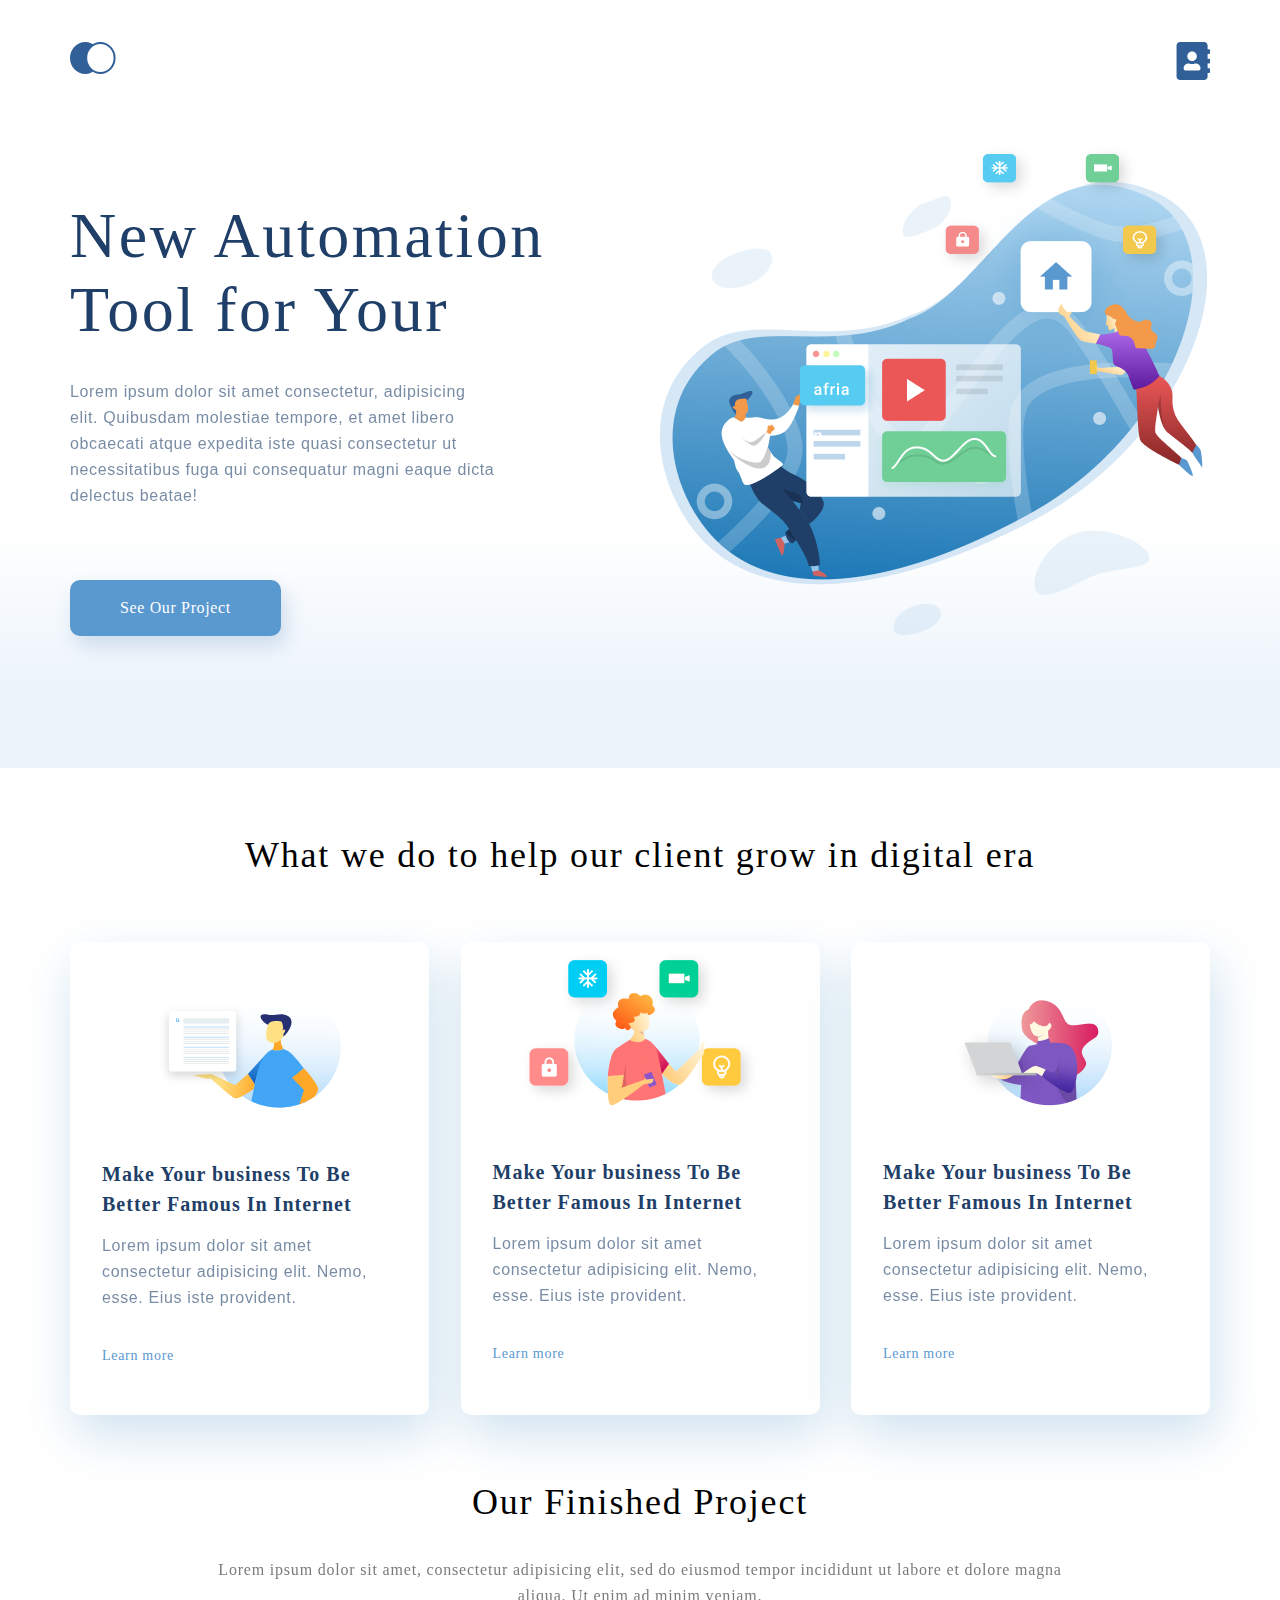
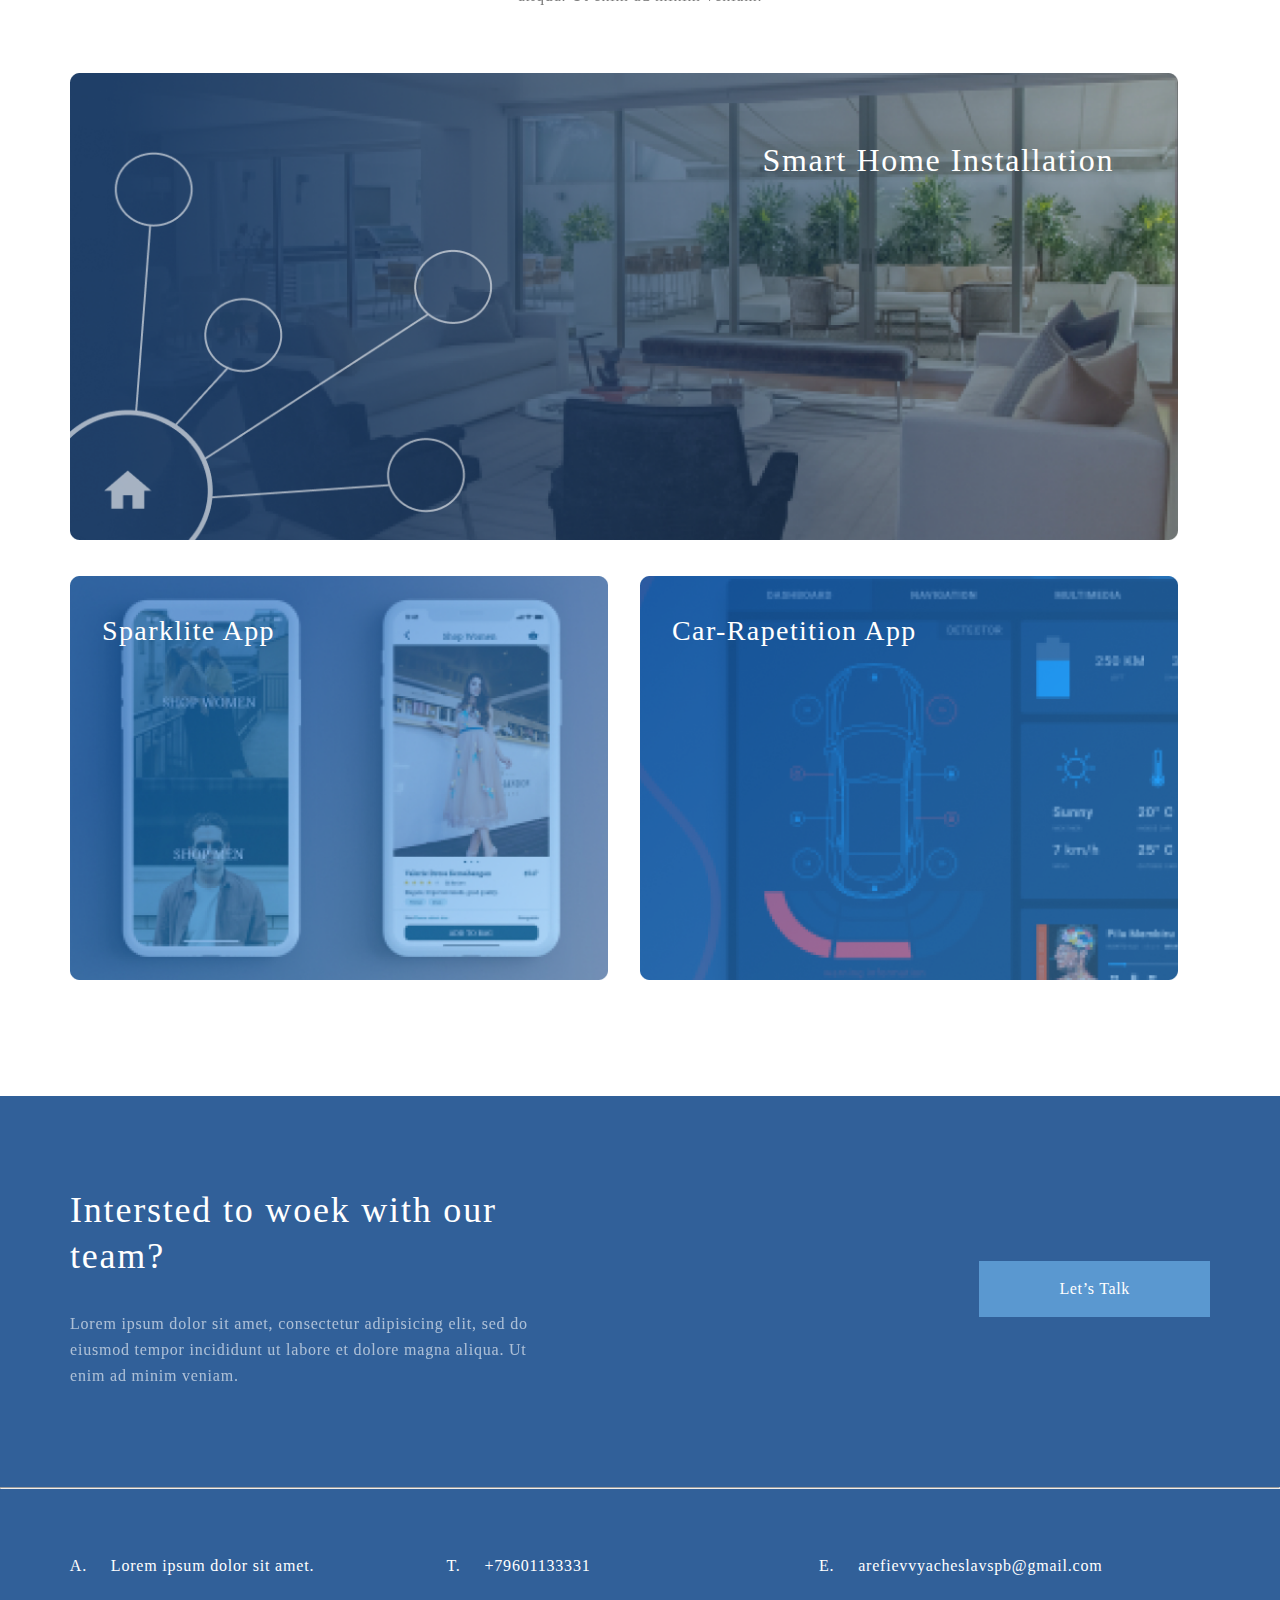
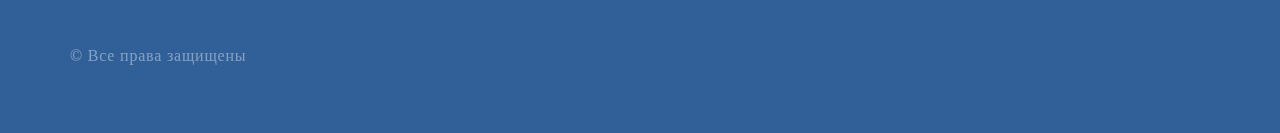
<file: index.html>
<!DOCTYPE html>
<html lang="en">

<head>
    <meta charset="UTF-8">
    <meta http-equiv="X-UA-Compatible" content="IE=edge">
    <meta name="viewport" content="width=device-width, initial-scale=1.0">
    <link rel="stylesheet" href="css/style.css">
    <title>Document</title>
</head>

<body>
    <section class="section_first">
        <div class="container">
            <div class="fixed_container__first">
                <ul class="menu_list">
                    <li class="menu_link"><a href="index.html"><img src="img/logo.svg" alt="logo"></a></li>
                    <li class="menu_link"><a href="contacts.html"><img src="img/contacts.svg" alt="contacts"></a></li>
                </ul>
                <div class="main_info__first">
                    <h1 class="heading">New Automation
                        Tool for Your</h1>
                    <p class="prg for_heading">Lorem ipsum dolor sit amet consectetur, adipisicing elit. Quibusdam
                        molestiae
                        tempore, et
                        amet libero obcaecati
                        atque expedita iste quasi consectetur ut necessitatibus fuga qui consequatur magni eaque dicta
                        delectus
                        beatae!
                    </p>
                    <a href="#" class="top__button">See Our Project</a>
                </div>
            </div>
        </div>
    </section>
    <div class="container">
        <div class="fixed_container__second container">
            <h3 class="heading_three heading__card">What we do to help our client grow in digital era</h3>
            <div class="article_block">
                <div class="article_card">
                    <img src="img/card-1.svg" alt="card 1" class="img_card">
                    <h4 class="heading_four card_heading">Make Your business To Be
                        Better Famous In Internet</h4>
                    <p class="prg">Lorem ipsum dolor sit amet consectetur adipisicing elit. Nemo, esse. Eius
                        iste
                        provident.</p>
                    <a class="card__link" href="#">Learn more</a>
                </div>
                <div class="article_card second">
                    <img src="img/card-2.png" alt="card 2" class="img_card">
                    <h4 class="heading_four card_heading">Make Your business To Be
                        Better Famous In Internet</h4>
                    <p class="prg">Lorem ipsum dolor sit amet consectetur adipisicing elit. Nemo, esse. Eius
                        iste
                        provident.</p>
                    <a class="card__link" href="#">Learn more</a>
                </div>
                <div class="article_card">
                    <img src="img/card-3.png" alt="card 3" class="img_card">
                    <h4 class="heading_four card_heading">Make Your business To Be
                        Better Famous In Internet</h4>
                    <p class="prg">Lorem ipsum dolor sit amet consectetur adipisicing elit. Nemo, esse. Eius
                        iste
                        provident.</p>
                    <a class="card__link" href="#">Learn more</a>
                </div>
            </div>
        </div>
        <div class="headingthree_prg">
            <h3 class="heading_three heading_progect">Our Finished Project</h3>
            <p class="prg text_progect">Lorem ipsum dolor sit amet, consectetur adipisicing elit, sed do eiusmod tempor
                incididunt ut labore et dolore magna aliqua. Ut enim ad minim veniam.</p>
            <div class="project__item">
                <img class="project__img first_img" src="img/project-1.png" alt="project long">
                <p class="first_text__project project__text">Smart Home Installation</p>
            </div>
            <div class="project__parent">
                <div class="project__item">
                    <img class="project__img" src="img/project-mobile.png" alt="project mobile">
                    <p class="project__text">Sparklite App</p>
                </div>
                <div class="project__item">
                    <img class="project__img" src="img/project-auto.png" alt="progect auto">
                    <p class="project__text">Car-Rapetition App</p>
                </div>
            </div>
        </div>
    </div>
    <section class="section_end">
        <div class="container end__section">
            <div class="fixed_container__third part_first">
                <div class="main_info__end">
                    <h3 class="heading_three heading_info__end">Intersted to woek
                        with our team?</h3>
                    <p class="prg section__end">Lorem ipsum dolor sit amet, consectetur adipisicing elit, sed do eiusmod
                        tempor incididunt ut labore et dolore magna aliqua. Ut enim ad minim veniam.</p>
                </div>
                <a href="#" class="lets_talk">Let’s&nbsp;Talk</a>
            </div>
        </div>
        <hr class="line__footer">
        <div class="footer">
            <div class="container">
                <div class="fixed_container__third part_second">
                    <ol class="list_contacts">
                        <li class="point left_column">Lorem ipsum dolor sit amet.</li>
                        <li class="point center_column"><a href="tel:+79601133331">+79601133331</a></li>
                        <li class="point right_column"><a
                                href="mailto:arefievvyacheslavspb@gmail.com">arefievvyacheslavspb@gmail.com</a></li>
                    </ol>
                    <div class="rights">
                        <p class="prg rights">&copy; Все права защищены</p>
                    </div>
                </div>
            </div>
        </div>
    </section>

</body>

</html>
</file>
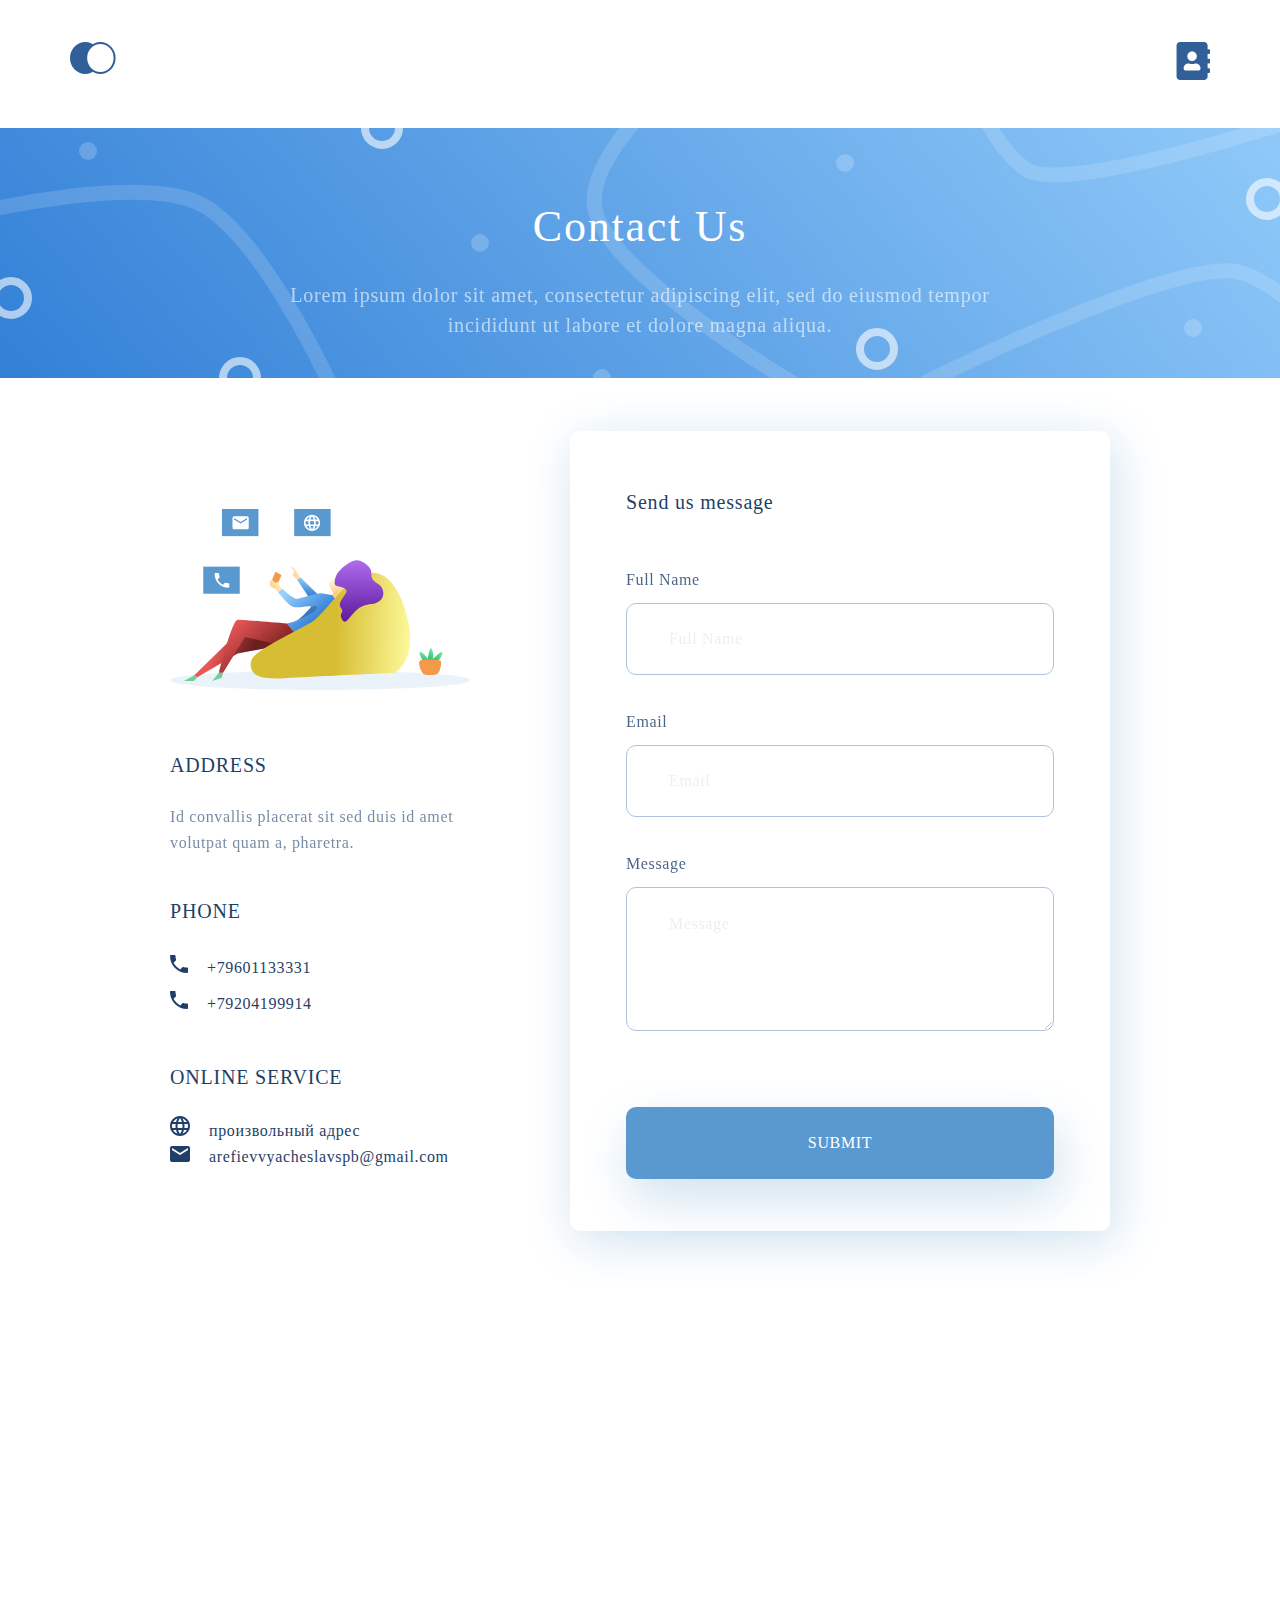
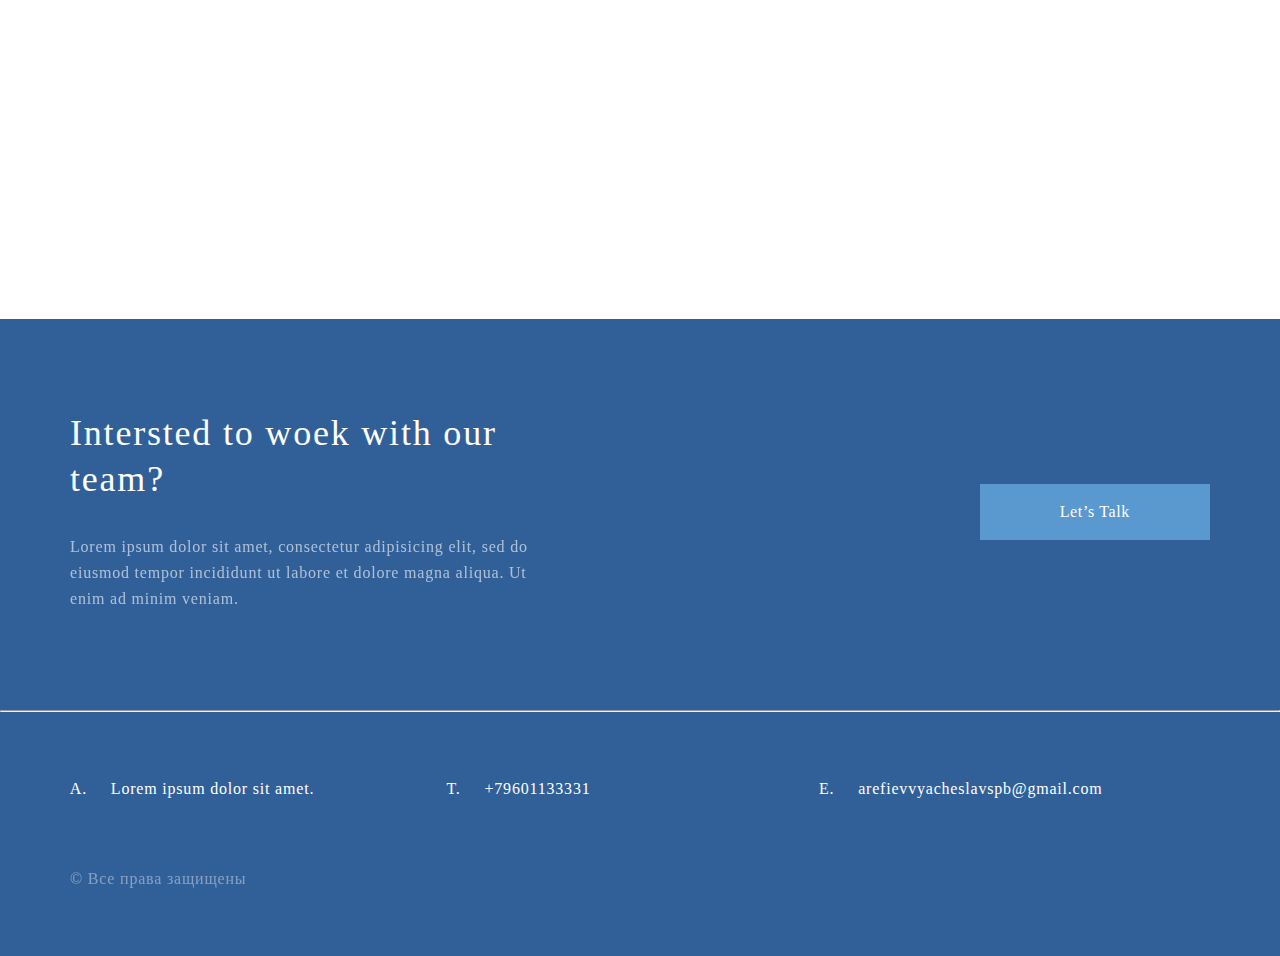
<file: contacts.html>
<!DOCTYPE html>
<html lang="en">

<head>
    <meta charset="UTF-8">
    <meta http-equiv="X-UA-Compatible" content="IE=edge">
    <meta name="viewport" content="width=device-width, initial-scale=1.0">
    <link rel="stylesheet" href="css/style.css">
    <title>Document</title>
</head>

<body>
    <div class="container">
        <ul class="menu_list">
            <li class="menu_link"><a href="index.html"><img src="img/logo.svg" alt="logo"></a></li>
            <li class="menu_link"><a href="contacts.html"><img src="img/contacts.svg" alt="contacts"></a></li>
        </ul>
    </div>
    <div class="contact__description">
        <h2 class="heading_two heading__description">Contact Us</h2>
        <p class="prg prg__description">Lorem ipsum dolor sit amet, consectetur adipiscing elit, sed do eiusmod tempor
            incididunt ut labore et dolore magna aliqua.</p>
    </div>
    <div class="container_min">
        <div class="img_data_form">
            <div class="column-left">
                <img src="img/img-form.svg" alt="contacts" class="img_form">
                <h4 class="heading_four heading_contacts">Address</h4>
                <p class="prg contacts">Id convallis placerat sit sed duis id amet volutpat quam a, pharetra.</p>
                <h4 class="heading_four heading_contacts">Phone</h4>
                <ol class="phone_list">
                    <li><a href="tel:+79601133331">+79601133331</a></li>
                    <li><a href="tel:+79204199914">+79204199914</a></li>
                </ol>
                <h4 class="heading_four heading_contacts">Online service</h4>
                <ol class="link_list">
                    <li class="link__1"><a href="https://i.love/cumshot/" target="_blank">произвольный адрес</a>
                    </li>
                    <li class="link__2"><a
                            href="mailto:arefievvyacheslavspb@gmail.com">arefievvyacheslavspb@gmail.com</a></li>

                </ol>
            </div>
            <div class="column-right">
                <div class="form_connection">
                    <form>
                        <h4 class="heading_four heading__form">Send us message</h4>
                        <p class="form_data">Full Name</p><input class="print" type="text" placeholder="Full Name">
                        <p class="form_data">Email</p><input class="print email" type="email" placeholder="Email">
                        <p class="form_data">Message</p><textarea class="print message" cols="30" rows="10"
                            placeholder="Message"></textarea>
                        <div class="button">
                            <a href="#" class="press" type="submit">SUBMIT</a>
                        </div>
                    </form>
                </div>
            </div>
        </div>
        <div class="map">
            <script type="text/javascript" charset="utf-8" async
                src="https://api-maps.yandex.ru/services/constructor/1.0/js/?um=constructor%3Aa7ae73dd55b853c7237ec7f587d9d3a1694447a152da7aa845a58e682c962a48&amp;width=100%25&amp;height=400&amp;lang=ru_RU&amp;scroll=true"></script>
        </div>
    </div>
    <section class="section_end">
        <div class="container">
            <div class="fixed_container__third part_first">
                <div class="main_info__end">
                    <h3 class="heading_three heading_info__end">Intersted to woek
                        with our team?</h3>
                    <p class="prg section__end">Lorem ipsum dolor sit amet, consectetur adipisicing elit, sed do
                        eiusmod
                        tempor incididunt ut labore et dolore magna aliqua. Ut enim ad minim veniam.</p>
                </div>
                <a href="#" class="lets_talk">Let’s Talk</a>
            </div>
        </div>
        <hr class="line__footer">
        <div class="footer">
            <div class="container">
                <div class="fixed_container__third part_second">
                    <ol class="list_contacts">
                        <li class="point left_column">Lorem ipsum dolor sit amet.</li>
                        <li class="point center_column"><a href="tel:+79601133331">+79601133331</a></li>
                        <li class="point right_column"><a
                                href="mailto:arefievvyacheslavspb@gmail.com">arefievvyacheslavspb@gmail.com</a></li>
                    </ol>
                    <div class="rights">
                        <p class="prg rights">&copy; Все права защищены</p>
                    </div>
                </div>
            </div>
        </div>
    </section>
</body>

</html>
</file>
<file: css/style.css>
* {
    margin: 0;
    padding: 0;
}

.container {
    max-width: 1140px;
    margin: 0 auto;
}

.container_min {
    width: 940px;
    margin: 0 auto;
}

.section_first {
    min-height: 768px;
    background: -webkit-gradient(linear, left bottom, left top, color-stop(8.84%, #EBF3FB), color-stop(31.12%, rgba(152, 195, 232, 0)));
    background: -o-linear-gradient(bottom, #EBF3FB 8.84%, rgba(152, 195, 232, 0) 31.12%);
    background: linear-gradient(0deg, #EBF3FB 8.84%, rgba(152, 195, 232, 0) 31.12%);
}

    .fixed_container__first {
        display: -webkit-box;
        display: -ms-flexbox;
        display: flex;
        -webkit-box-orient: vertical;
        -webkit-box-direction: normal;
            -ms-flex-direction: column;
                flex-direction: column;
    }

body {
    font-family: sans-serif;
}

.prg {
    font-size: 16px;
    line-height: 26px;
    color: #1F3F68;
    letter-spacing: 0.04em;
    opacity: 0.6;
}

.main_info__first {
    padding-top: 115px;
    -webkit-box-flex: 1;
        -ms-flex-positive: 1;
            flex-grow: 1;
    background-image: url(../img/top_back.png);
    background-repeat: no-repeat;
    background-position: right bottom;
}

    .heading {
        width: 504px;
        font-family: Roboto;
        font-size: 64px;
        font-weight: 300;
        line-height: 74px;
        letter-spacing: 0.04em;
        color: #1F3F68;
        margin-bottom: 32px;
    }

        .for_heading {
            width: 425px;
        }

    .top__button{
        font-family: Roboto;
        font-size: 16px;
        line-height: 26px;
        text-align: center;
        letter-spacing: 0.04em;
        color: #FFFFFF;
        background: #5A98D0;
        -webkit-box-shadow: 5px 10px 20px rgba(53, 110, 173, 0.2);
                box-shadow: 5px 10px 20px rgba(53, 110, 173, 0.2);
        border-radius: 10px;
        padding: 15px 50px;
        display: inline-block;
        margin-top: 71px;
        text-decoration: none;
    }

.heading_two {
    font-weight: 500;
    font-size: 44px;
    text-align: center;
}

.fixed_container__second {
    padding-top: 64px;
}

    .heading_three {
        font-size: 36px;
        text-align: center;
        font-family: Roboto;
        font-weight: 300;
        line-height: 46px;
        letter-spacing: 0.05em;
    }

.heading_four {
    font-size: 20px;
    line-height: 30px;
    color: #1F3F68;
}

.print {
    border: 1px solid #356EAD;
    -webkit-box-sizing: border-box;
            box-sizing: border-box;
    border-radius: 10px;
    opacity: 0.4;
}

.menu_list {
    display: -webkit-box;
    display: -ms-flexbox;
    display: flex;
    -webkit-box-pack: justify;
        -ms-flex-pack: justify;
            justify-content: space-between;
    list-style-type: none;
    padding-top: 42px;
}

.article_block {
    padding-top: 64px;
    display: -webkit-box;
    display: -ms-flexbox;
    display: flex;
    -webkit-box-pack: justify;
        -ms-flex-pack: justify;
            justify-content: space-between;
}
    .article_card {
        display: -webkit-box;
        display: -ms-flexbox;
        display: flex;
        -webkit-box-orient: vertical;
        -webkit-box-direction: normal;
            -ms-flex-direction: column;
                flex-direction: column;
        width: 359px;
        padding: 44px 32px;
        -webkit-box-sizing: border-box;
                box-sizing: border-box;
        background: #FFFFFF;
        -webkit-box-shadow: 5px 20px 50px rgba(16, 112, 177, 0.2);
                box-shadow: 5px 20px 50px rgba(16, 112, 177, 0.2);
        border-radius: 10px;
    }

    .article_card.second {
        padding: 8px 32px 44px;
    }

        .img_card {
            -ms-flex-item-align: center;
                -ms-grid-row-align: center;
                align-self: center;
            margin-bottom: 51px;
        }

        .card_heading {
            font-family: Roboto;
            font-size: 20px;
            line-height: 30px;
            letter-spacing: 0.05em;
            color: #1F3F68;
            margin-bottom: 14px;
        }

        .card__link {
            display: inline-block;
            padding-top: 30px;
            font-family: Roboto;
            font-size: 14px;
            line-height: 30px;
            letter-spacing: 0.05em;
            color: #5A98D0;
            text-decoration: none;
        }

.heading_progect {
    margin-top: 64px;
}

.text_progect {
    width: 75%;
    margin: 32px auto 64px;
    font-family: Roboto;
    font-size: 16px;
    line-height: 26px;
    letter-spacing: 0.05em;
    color: #222222;
    text-align: center;
}

.project__parent {
    display: -webkit-box;
    display: -ms-flexbox;
    display: flex;
    -webkit-box-pack: justify;
        -ms-flex-pack: justify;
            justify-content: space-between;
    margin-top: 32px;
}

    .project__item {
        position: relative;
        -webkit-box-flex: 1;
            -ms-flex-positive: 1;
                flex-grow: 1;
        margin-right: 32px;
    }

        .project__img{
            width: 100%;
        }

        .project__text {
            font-family: Roboto;
            font-size: 28px;
            line-height: 46px;
            letter-spacing: 0.05em;
            color: #FFFFFF;
            position: absolute;
            top: 32px;
            left: 32px;
        }
        .first_text__project {
            font-family: Roboto;
            line-height: 46px;
            letter-spacing: 0.05em;
            color: #FFFFFF;
            position: absolute;
            top: 64px;
            right: 64px;  
            font-size: 32px;
            text-align: right;
        }

.section_end {
    background: #316099;
    margin-top: 112px;
}

    .part_first {
        display: -webkit-box;
        display: -ms-flexbox;
        display: flex;
        -webkit-box-pack: justify;
            -ms-flex-pack: justify;
                justify-content: space-between;
    }

        .heading_info__end {
            width: 495px;
            text-align: initial;
            font-family: Roboto;
            font-size: 36px;
            line-height: 46px;
            letter-spacing: 0.05em;
            color: #FFFFFF;
            padding: 91px 0 32px;
        }

        .prg.section__end {
            font-family: Roboto;
            font-size: 16px;
            line-height: 26px;
            letter-spacing: 0.05em;
            color: #FFFFFF;
            opacity: 0.6;
            width: 494.77px;
            padding-bottom: 96px;
        }
        
        .lets_talk {
            text-decoration: none;
            font-family: Roboto;
            font-size: 16px;
            line-height: 26px;
            text-align: center;
            letter-spacing: 0.04em;
            color: #FFFFFF;
            background: #5A98D0;
            padding: 15px 80px;
            margin: 165px 0 170px;
        }

    .line__footer {
        color:white;
    }

        .list_contacts {
            display: -webkit-box;
            display: -ms-flexbox;
            display: flex;
            -ms-flex-pack: distribute;
                justify-content: space-around;
            margin: 64px 0 64px;
            padding-left: 19px;
        }
            .point {
                -ms-flex-preferred-size: 317px;
                    flex-basis: 317px;
                padding-left: 19px;
                font-family: Roboto;
                font-size: 16px;
                line-height: 26px;
                letter-spacing: 0.05em;
                color: #FFFFFF;
                margin-right: 32px;
            }
            .point a {
                text-decoration: none;
                color: white;
            }
            .left_column {
                list-style-type: 'A. ';
            }
            .center_column {
                list-style-type: 'T. ';
            }
            .right_column {
                list-style-type: 'E. ';
            }
        
        .prg.rights {
            padding-bottom: 64px;
            font-family: Roboto;
            font-size: 16px;
            line-height: 26px;
            letter-spacing: 0.05em;
            color: #FFFFFF;
            opacity: 0.4;
        }


.contact__description {
    background-image: url('../img/contact_bg.svg');
    background-size: cover;
    height: 250px;
    margin-top: 44px;
}

    .heading__description {
        padding: 62px 0 16px;
        font-family: Roboto;
        font-weight: 500;
        font-size: 44px;
        line-height: 74px;
        text-align: center;
        letter-spacing: 0.04em;
        color: #FFFFFF;
    }

    .prg__description {
        width: 780px;
        margin: 0 auto;
        text-align: center;
        font-family: Roboto;
        font-size: 20px;
        line-height: 30px;
        letter-spacing: 0.04em;
        color:white;
        opacity: 0,6;
    }

.img_data_form {
    display: -webkit-box;
    display: -ms-flexbox;
    display: flex;
    width: 100%;
    -webkit-box-pack: justify;
        -ms-flex-pack: justify;
            justify-content: space-between;
    margin-top: 53px;

}

    .column-left {
        -webkit-box-sizing: border-box;
                box-sizing: border-box;
        width: 301px;
        height: 668px;
        margin: 78px 0 54px;
    }

        .img_form {
            margin-bottom: 16px;
        }

        .heading_contacts {
            font-family: Roboto;
            font-weight: 500;
            font-size: 20px;
            line-height: 30px;
            letter-spacing: 0.04em;
            color: #1F3F68;
            margin: 40px 0 24px;
            text-transform: uppercase;
        }

        .prg.contacts {
            font-family: Roboto;
            font-weight: 300;
            font-size: 16px;
            line-height: 26px;
            letter-spacing: 0.04em;
            color: #1F3F68;
            opacity: 0.6;
        }

        .phone_list {
            list-style-type: none;
        }
        .phone_list li::before {
            padding-right: 19px;
            content: url('../img/call-icon.svg');
        }
        .phone_list a {
            font-family: Roboto;
            font-weight: 300;
            font-size: 16px;
            line-height: 36px;
            letter-spacing: 0.04em;
            text-decoration: none;
            color: #1F3F68;
        }

        .link_list {
            list-style-type: none;
        }
        .link_list li:first-child::before {
            content: url('../img/crawl.svg');
            padding-right: 19px;
        }
        .link_list li:last-child::before {
            content: url('../img/email.svg');
            padding-right: 19px;
        }
        .link_list a {
            font-family: Roboto;
            font-weight: 300;
            font-size: 16px;
            line-height: 26px;
            letter-spacing: 0.04em;
            text-decoration: none;
            color: #1F3F68;
        }

    .column-right {
        width: 540px;
        height: 800px;
        background: #FFFFFF;
        -webkit-box-shadow: 5px 10px 50px rgba(16, 112, 177, 0.2);
                box-shadow: 5px 10px 50px rgba(16, 112, 177, 0.2);
        border-radius: 10px;
    }

        .form_connection {
            -webkit-box-sizing: border-box;
                    box-sizing: border-box;
            margin: 56px;
        }

            .heading__form {
                font-family: Roboto;
                font-weight: 500;
                font-size: 20px;
                line-height: 30px;
                letter-spacing: 0.04em;
                color: #1F3F68;
                padding-bottom: 48px;
            }

            .form_data {
                font-family: Roboto;
                font-size: 16px;
                line-height: 30px;
                letter-spacing: 0.04em;
                color: #1F3F68;
                opacity: 0.8;
                padding-bottom: 8px;
            }

            .print {
                width: 100%;
                height: 72px;
                margin-bottom: 32px;
                padding-left: 42px;
            }
            .print.message {
                height: 144px;
                padding-top: 21px;
                margin-bottom: 72px;
            }
            .email .message {
                padding-left: 36px;
            }
            ::-webkit-input-placeholder {
                font-family: Roboto;
                font-weight: 300;
                font-size: 16px;
                line-height: 30px;
                letter-spacing: 0.04em;
                color: #1F3F68;
                opacity: 0.2;
            }
            ::-moz-placeholder          {
                font-family: Roboto;
                font-weight: 300;
                font-size: 16px;
                line-height: 30px;
                letter-spacing: 0.04em;
                color: #1F3F68;
                opacity: 0.2;
            }
            :-moz-placeholder           {
                font-family: Roboto;
                font-weight: 300;
                font-size: 16px;
                line-height: 30px;
                letter-spacing: 0.04em;
                color: #1F3F68;
                opacity: 0.2;
            }
            :-ms-input-placeholder      {
                font-family: Roboto;
                font-weight: 300;
                font-size: 16px;
                line-height: 30px;
                letter-spacing: 0.04em;
                color: #1F3F68;
                opacity: 0.2;
            }
            .press {
                text-decoration: none;
                font-family: Roboto;
                font-weight: 500;
                font-size: 16px;
                line-height: 26px;
                letter-spacing: 0.04em;
                color: #FFFFFF;
            }
            .button {
                display: -webkit-box;
                display: -ms-flexbox;
                display: flex;
                -webkit-box-pack: center;
                    -ms-flex-pack: center;
                        justify-content: center;
                width: 100%;
                height: 72px;
                background: #5A98D0;
                padding: 23px 183px;
                -webkit-box-shadow: 5px 20px 50px rgba(16, 112, 177, 0.2);
                        box-shadow: 5px 20px 50px rgba(16, 112, 177, 0.2);
                border-radius: 10px;
                text-transform: uppercase;
                -webkit-box-sizing: border-box;
                        box-sizing: border-box;
            }
.map {
    margin-top: 96px;
    height: 480px;
}

    .column-left .column-right {
        -webkit-box-flex: 1;
            -ms-flex-positive: 1;
                flex-grow: 1;
        margin-right: 101px;
    }

@media (max-width: 1200px) {
    .container {
        max-width: 950px;
    }
    .article_card {
        margin: 10px;
    }
}

@media (max-width: 1024px) {

    .container {
        padding-left: 32px;
        padding-right: 32px;
    }

    .main_info__first {
        background-size: 44%;
    }

    .article_block {
        -webkit-box-orient: vertical;
        -webkit-box-direction: normal;
            -ms-flex-direction: column;
                flex-direction: column;
        -webkit-box-align: center;
            -ms-flex-align: center;
                align-items: center;
    }

    .article_card {
        margin-bottom: 32px;
    }

    .end__section, .footer {
        margin-right: 124px;
        margin-left: 124px;
    }

        .heading_info__end, .prg.section__end {
            max-width: 336px;
        }
         
        .lets_talk {
            margin: 161px 0 128px;
            height: 30px;
            display: table;
            padding: 5px 31px;
        }

        .list_contacts {
            -webkit-box-orient: vertical;
            -webkit-box-direction: normal;
                -ms-flex-direction: column;
                    flex-direction: column;
        }

        .point {
            -ms-flex-preferred-size: auto;
                flex-basis: auto;
            margin-bottom: 25px;
        }

}

@media (max-width: 667px) {

    .section_first {
        min-height: 376px;
        padding-bottom: 41px;
        -webkit-box-sizing: border-box;
                box-sizing: border-box;
    }

    .container.end__section {
        margin: 0;
    }

    .heading_info__end {
        font-size: 24px;
        line-height: 28px;
        text-align: center;
        padding: 18px 0 32px;
    }
    .prg.section__end {
        padding: 0;
    }
    .lets_talk {
        margin: 40px auto 41px;
    }
    
    .part_first {
        -webkit-box-orient: vertical;
        -webkit-box-direction: normal;
            -ms-flex-direction: column;
                flex-direction: column;
    }

    .footer {
        margin: 0;
    }

    .list_contacts {
        margin: 32px 0 20px;
    }
    .point {
        margin-bottom: 17px;
    }

    .prg.rights {
        padding-bottom: 32px;
    }

    .menu_list {
        padding-top: 24px;
    }

    .main_info__first {
        padding-top: 36px;
        display: -webkit-box;
        display: -ms-flexbox;
        display: flex;
        -webkit-box-orient: vertical;
        -webkit-box-direction: normal;
            -ms-flex-direction: column;
                flex-direction: column;
        -webkit-box-align: center;
            -ms-flex-align: center;
                align-items: center;
        background-image: none;
    }

    .heading, .for_heading {
        width: 100%;
        text-align: center;
    }

    .heading {        
        font-size: 32px;
        line-height: 37px;
        margin-bottom: 12px;
    }

    .top__button {
        font-size: 12px;
        line-height: 26px;
        padding: 0 8px;
    }

    .heading__card {  
        font-size: 24px;
        line-height: 28px;
    }

    .fixed_container__second.container {
        padding-top: 48px;
    }

    .article_block {
        padding-top: 32px;
    }

    .article_card, .text_progect {
        width: 100%;
    }

    .project__text, .first_text__project {
        font-size: 25px;
        line-height: 19px;
        top: 16px;
        right: 16px;
    }
    .project__text {
        left: 16px;
    }

    .project__parent {
        -webkit-box-orient: vertical;
        -webkit-box-direction: normal;
            -ms-flex-direction: column;
                flex-direction: column;
        margin-top: 17px;
    }
    
    .project__item {
        margin-right: 0;
        margin-bottom: 17px;
    }

    .heading_three,
    .section__end {
        margin: 0 auto;
    }

    .list_contacts {
        padding: 40px;
    }

}
</file>
